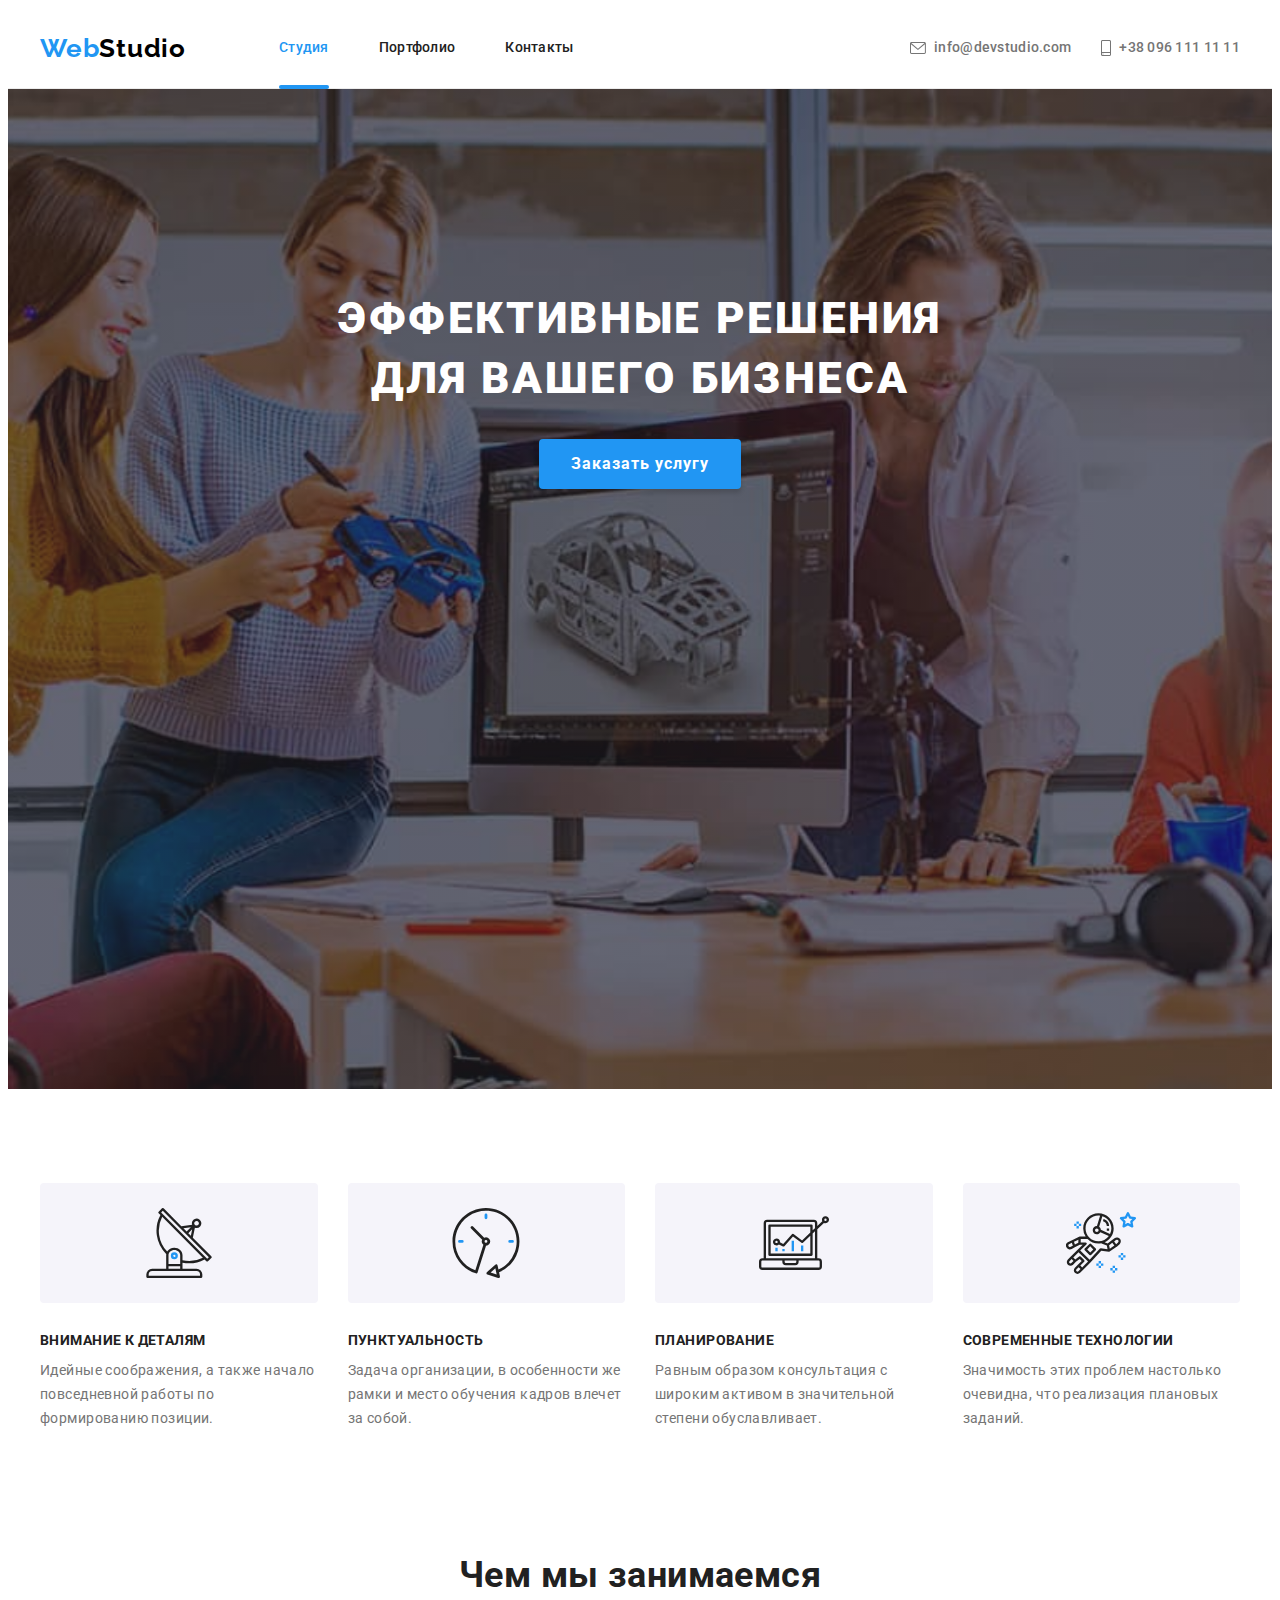
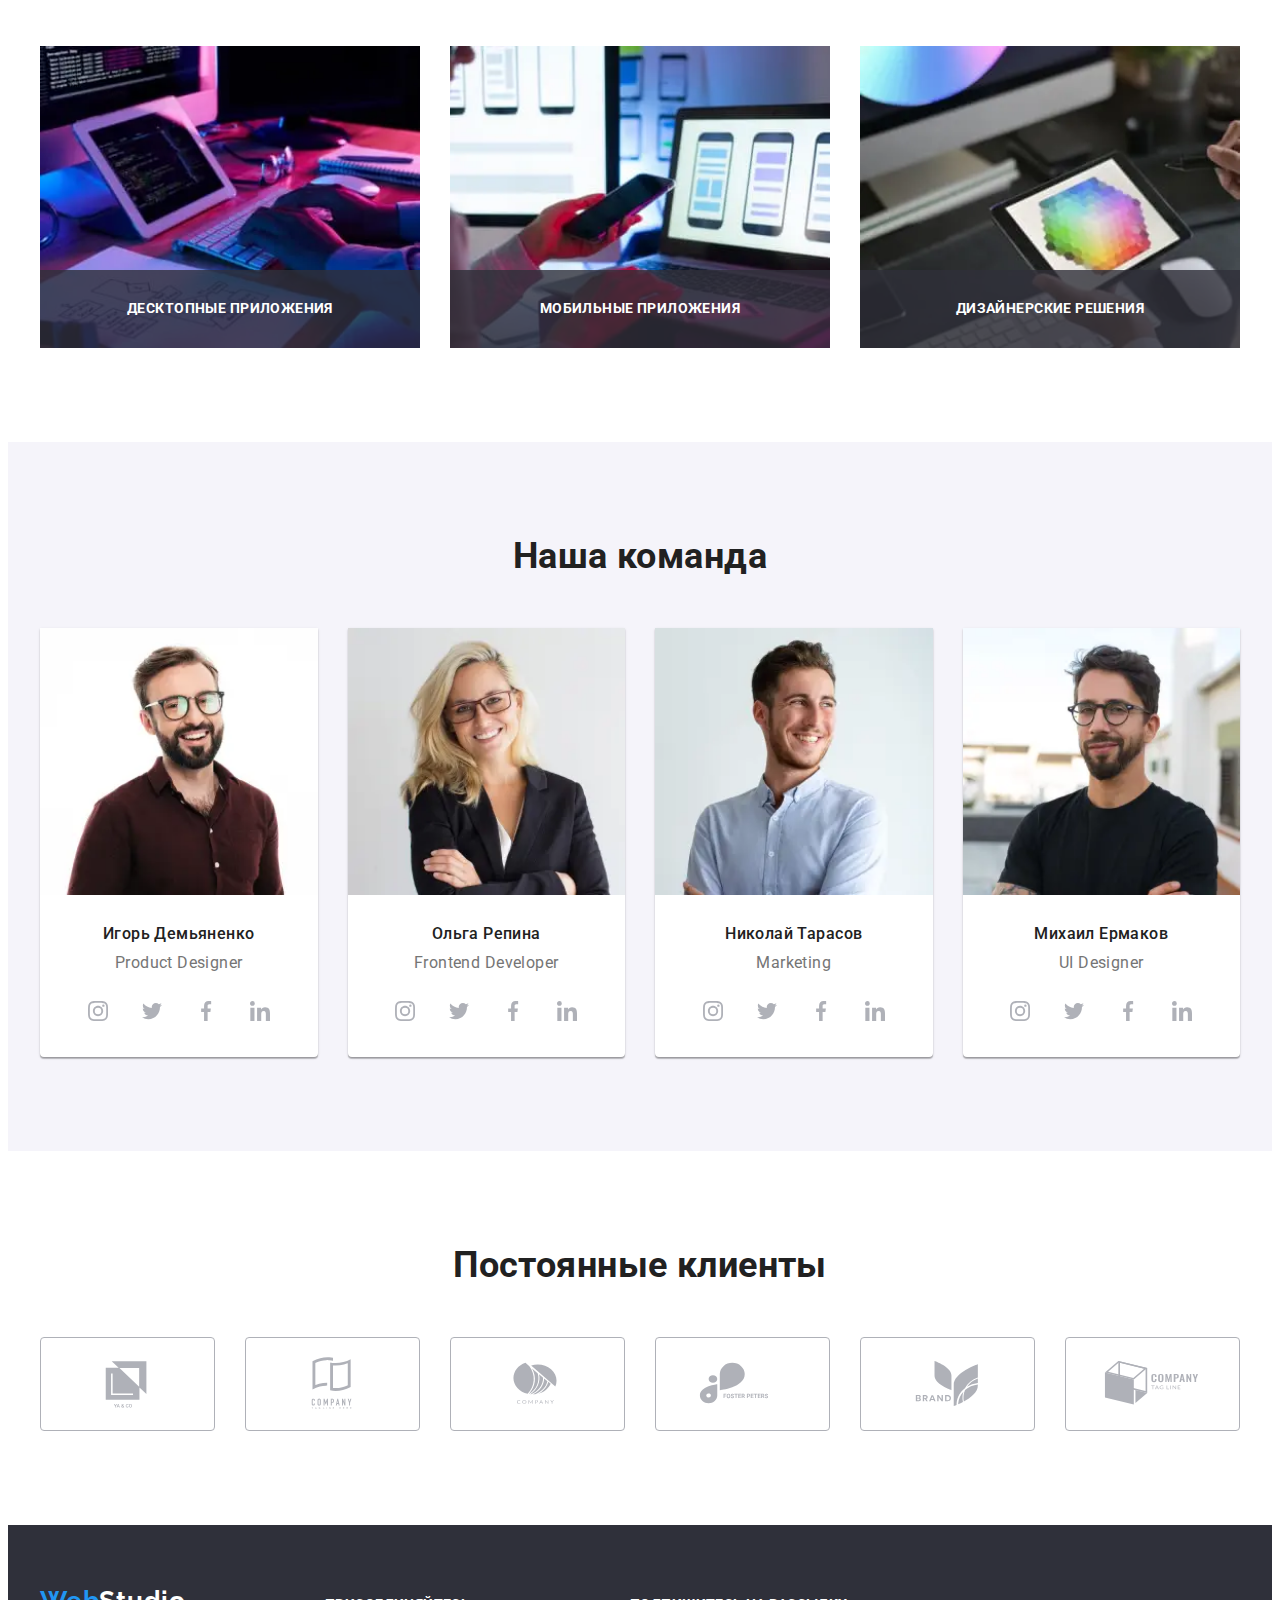
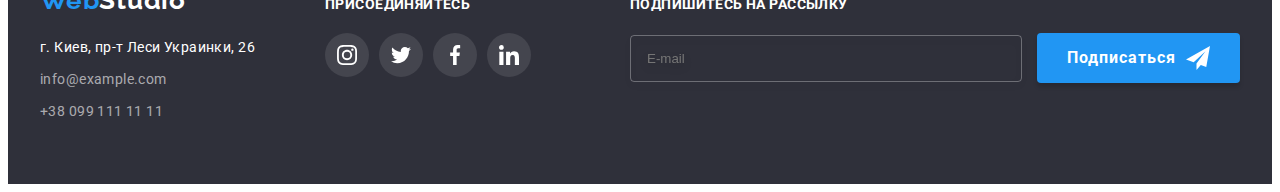
<file: index.html>
<!DOCTYPE html>
<html lang="ru">
<head>
    <meta charset="UTF-8">
    <meta http-equiv="X-UA-Compatible" content="IE=edge">
    <meta name="viewport" content="width=device-width, initial-scale=1.0">
    <title>Studio</title>
    <link rel="preconnect" href="https://fonts.googleapis.com">
    <link rel="preconnect" href="https://fonts.gstatic.com" crossorigin>
    <link href="https://fonts.googleapis.com/css2?family=Raleway:wght@700&family=Roboto:wght@400;500;700;900&display=swap"
        rel="stylesheet">
    <link rel="stylesheet" href="https://cdnjs.cloudflare.com/ajax/libs/modern-normalize/1.1.0/modern-normalize.min.css"
        integrity="sha512-wpPYUAdjBVSE4KJnH1VR1HeZfpl1ub8YT/NKx4PuQ5NmX2tKuGu6U/JRp5y+Y8XG2tV+wKQpNHVUX03MfMFn9Q=="
        crossorigin="anonymous" referrerpolicy="no-referrer" />
    <link rel="stylesheet" href="./css/main.min.css">
</head>
<body>
    <!--Header-->
    <header class="header">
        <div class="container header__container">
            <nav class="navigation">
                <a class="logo link" aria-label="Логотип сайта" href="./index.html" lang="en">Web<span
                        class="logo__text logo__text--dark">Studio</span></a>
                <ul class="navigation__list list">
                    <li class="navigation__item"><a class="navigation__link current link" href="./index.html">Студия</a></li>
                    <li class="navigation__item"><a class="navigation__link link" href="./portfolio.html">Портфолио</a></li>
                    <li class="navigation__item"><a class="navigation__link link" href="">Контакты</a></li>
                </ul>
            </nav>
            <button type="button" aria-label="Кнопка открытия мобильного меню" class="mobile-menu-btn" data-menu-open>
                <svg class="mobile-menu-icon" width="40" height="40">
                    <use href="./images/icons/icons.svg#mobile-menu-icon"></use>
                </svg>
            </button>
            <ul class="contact-list list">
                <li class="contact-list__item"><a class="contact-list__link link" href="mailto:info@devstudio.com">
                    <svg class="contact-list__icon-envelope" width="16" height="12">
                        <use href="./images/icons/icons.svg#icon-envelope"></use>
                    </svg>
                    info@devstudio.com</a>
                </li>
                <li class="contact-list__item"><a class="contact-list__link link" href="tel:+380961111111">
                    <svg class="contact-list__icon-smartphone" width="10" height="16">
                        <use href="./images/icons/icons.svg#icon-smartphone"></use>
                    </svg>
                    +38 096 111 11 11</a></li>
            </ul>
        </div>

        <div class="mobile-menu" data-menu>
            <div class="container mobile-menu__container">
                <button type="button" aria-label="Кнопка закрытия мобильного меню" class="mobile-menu__btn-close" data-menu-close>
                    <svg class="mobile-menu__btn-close-icon" width="40" height="40">
                        <use href="./images/icons/icons.svg#mobile-menu-close-icon"></use>
                    </svg>
                </button>
                <ul class="mobile-nav list">
                    <li class="mobile-nav__item"><a href="./index.html" class="mobile-nav__link link">Студия</a></li>
                    <li class="mobile-nav__item"><a href="./portfolio.html" class="mobile-nav__link link">Портфолио</a></li>
                    <li class="mobile-nav__item"><a href="" class="mobile-nav__link link">Контакты</a></li>
                </ul>
                
                <div class="mobile-contacts-wrapper">
                    <ul class="mobile-contacts list">
                        <li class="mobile-contacts__item"><a href="tel:+380961111111" class="mobile-contacts__link link">+38 096 111 11
                                11</a></li>
                        <li class="mobile-contacts__item"><a href="mailto:info@devstudio.com"
                                class="mobile-contacts__link link">info@devstudio.com</a></li>
                    </ul>
                    
                    <ul class="mobile-social list">
                        <li class="mobile-social__item"><a href="" class="mobile-social__link link">Instagram</a></li>
                        <li class="mobile-social__item"><a href="" class="mobile-social__link link">Twitter</a></li>
                        <li class="mobile-social__item"><a href="" class="mobile-social__link link">Facebook</a></li>
                        <li class="mobile-social__item"><a href="" class="mobile-social__link link">LinkedIn</a></li>
                    </ul>
                </div>
            </div>
        </div>
    </header>

    <!--Main content-->
    <main>
        <!--Hero-->
        
        <section class="hero overlay">
            <div class="hero__container container">
                <h1 class="hero__title">Эффективные решения для вашего бизнеса</h1>
                <button class="order-btn" data-modal-open type="button">Заказать услугу</button>
            </div>
            
        </section>
        
        <!--Features-->
        <section class="features section">
            <div class="container">
                <h2 class="visually-hidden">Особенности</h2>
                <ul class="features-list list card-set">
                    <li class="features-list-item card-set-item">
                        <div class="icon-box">
                            <svg class="icon" width="70" height="70">
                                <use href="./images/icons/icons.svg#icon-antenna"></use>
                            </svg>
                        </div>
                        <h3 class="features-title">Внимание к деталям</h3>
                        <p class="features-description">Идейные соображения, а также начало повседневной работы по формированию позиции.
                        </p>
                    </li>
                    <li class="features-list-item card-set-item">
                        <div class="icon-box">
                            <svg class="icon" width="70" height="70">
                                <use href="./images/icons/icons.svg#icon-clock"></use>
                            </svg>
                        </div>
                        <h3 class="features-title">Пунктуальность</h3>
                        <p class="features-description">Задача организации, в особенности же рамки и место обучения кадров влечет за
                            собой.</p>
                    </li>
                    <li class="features-list-item card-set-item">
                        <div class="icon-box">
                            <svg class="icon" width="70" height="70">
                                <use href="./images/icons/icons.svg#icon-diagram"></use>
                            </svg>
                        </div>
                        <h3 class="features-title">Планирование</h3>
                        <p class="features-description">Равным образом консультация с широким активом в значительной степени
                            обуславливает.</p>
                    </li>
                    <li class="features-list-item card-set-item">
                        <div class="icon-box">
                            <svg class="icon" width="70" height="70">
                                <use href="./images/icons/icons.svg#icon-astronaut"></use>
                            </svg>
                        </div>
                        <h3 class="features-title">Современные технологии</h3>
                        <p class="features-description">Значимость этих проблем настолько очевидна, что реализация плановых заданий.</p>
                    </li>
                </ul>
            </div>
        </section>

        <!--Services-->
        <section class="services section">
            <div class="container">
                <h2 class="section-title">Чем мы занимаемся</h2>
                <ul class="services-list list card-set">
                    <li class="services-list-item card-set-item">
                        <div class="service-img-wrapper">
                            <picture>
                                <source srcset="./images/services/pic1.webp 1x, ./images/services/pic1@2x.webp 2x" type="image/webp">
                                <source srcset="./images/services/pic1.jpg 1x, ./images/services/pic1@2x.jpg 2x">
                                <img class="services-img" src="./images/services/pic1.jpg" alt="Вёрстка" width="370" height="294">
                            </picture>
                            <p class="service-img-text">Десктопные приложения</p>
                        </div>
                    </li>
                    <li class="services-list-item card-set-item">
                        <div class="service-img-wrapper">
                            <picture>
                                <source srcset="./images/services/pic2.webp 1x, ./images/services/pic2@2x.webp 2x" type="image/webp">
                                <source srcset="./images/services/pic2.jpg 1x, ./images/services/pic2@2x.jpg 2x">
                                <img class="services-img" src="./images/services/pic2.jpg" alt="Разработка приложений" width="370" height="294">
                            </picture>
                            <p class="service-img-text">Мобильные приложения</p>
                        </div>
                    </li>
                    <li class="services-list-item card-set-item">
                        <div class="service-img-wrapper">
                            <picture>
                                <source srcset="./images/services/pic3.webp 1x, ./images/services/pic3@2x.webp 2x" type="image/webp">
                                <source srcset="./images/services/pic3.jpg 1x, ./images/services/pic3@2x.jpg 2x">
                                <img class="services-img" src="./images/services/pic3.jpg" alt="Дизайн" width="370" height="294">
                            </picture>
                            <p class="service-img-text">Дизайнерские решения</p>
                        </div>
                    </li>
                </ul>
            </div>
        </section>

        <!--Team-->
        <section class="team section">
            <div class="container">
                <h2 class="section-title">Наша команда</h2>
                <ul class="team-list list card-set">
                    <li class="team-list-item card-set-item">
                        <picture>
                            <source
                            srcset="./images/team/igor-d.webp 1x, ./images/team/igor-d@2x.webp 2x"
                            media="(min-width: 1200px)"
                            type="image/webp"
                            >

                            <source
                            srcset="./images/team/igor-d.jpg 1x, ./images/team/igor-d@2x.jpg 2x"
                            media="(min-width: 1200px)"
                            type="image/jpeg"
                            >

                            <source
                            srcset="./images/team/igor-t.webp 1x, ./images/team/igor-t@2x.webp 2x"
                            media="(min-width: 768px)"
                            type="image/webp"
                            >

                            <source
                            srcset="./images/team/igor-t.jpg 1x, ./images/team/igor-t@2x.jpg 2x"
                            media="(min-width: 768px)"
                            type="image/jpeg"
                            >

                            <source 
                            srcset="./images/team/igor-m.webp 1x, ./images/team/igor-m@2x.webp 2x" 
                            media="(max-width: 767px)"
                            type="image/webp">
                            
                            <source 
                            srcset="./images/team/igor-t.jpg 1x, ./images/team/igor-t@2x.jpg 2x" 
                            media="(max-width: 767px)"
                            type="image/jpeg"
                            >

                            <img class="team-member-pic" src="./images/team/igor-d.jpg" alt="Игорь Демьяненко" width="270" height="260">
                        </picture>
                        <div class="member-description">
                            <h3 class="team-member-name">Игорь Демьяненко</h3>
                            <p class="team-member-position" lang="en">Product Designer</p>
                            <ul class="social-contacts list">
                                <li class="social-item">
                                    <a class="social-link link" aria-label="Ссылка на инстаграм Игоря" href="#" target="_blank" rel="noopener noreferrer nofollower">
                                        <svg class="social-icon" width="20" height="20">
                                            <use href="./images/icons/icons.svg#icon-instagram"></use>
                                        </svg>
                                    </a>
                                </li>
                                <li class="social-item">
                                    <a class="social-link link" aria-label="Ссылка на твиттер Игоря" href="#" target="_blank" rel="noopener noreferrer nofollower">
                                        <svg class="social-icon" width="20" height="20">
                                            <use href="./images/icons/icons.svg#icon-twitter"></use>
                                        </svg>
                                    </a>
                                </li>
                                <li class="social-item">
                                    <a class="social-link link" aria-label="Ссылка на фэсбук Игоря" href="#" target="_blank" rel="noopener noreferrer nofollower">
                                        <svg class="social-icon" width="20" height="20">
                                            <use href="./images/icons/icons.svg#icon-facebook"></use>
                                        </svg>
                                    </a>
                                </li>
                                <li class="social-item">
                                    <a class="social-link link" aria-label="Ссылка на линкдин Игоря" href="#" target="_blank" rel="noopener noreferrer nofollower">
                                        <svg class="social-icon" width="20" height="20">
                                            <use href="./images/icons/icons.svg#icon-linkedin"></use>
                                        </svg>
                                    </a>
                                </li>
                            </ul>
                        </div>
                    </li>
                    <li class="team-list-item card-set-item">
                        <picture>
                            <source
                            srcset="./images/team/olga-d.webp 1x, ./images/team/olga-d@2x.webp 2x"
                            media="(min-width: 1200px)"
                            type="image/webp"
                            >

                            <source
                            srcset="./images/team/olga-d.jpg 1x, ./images/team/olga-d@2x.jpg 2x"
                            media="(min-width: 1200px)"
                            type="image/jpeg"
                            >

                            <source srcset="./images/team/olga-t.webp 1x, ./images/team/olga-t@2x.webp 2x" media="(min-width: 768px)"
                                type="image/webp">
                            
                            <source srcset="./images/team/olga-t.jpg 1x, ./images/team/olga-t@2x.jpg 2x" media="(min-width: 768px)" type="image/jpeg">

                            <source srcset="./images/team/olga-m.webp 1x, ./images/team/olga-m@2x.webp 2x" media="(max-width: 767px)"
                                type="image/webp">
                            
                            <source srcset="./images/team/olga-m.jpg 1x, ./images/team/olga-m@2x.jpg 2x" media="(max-width: 767px)" type="image/jpeg">

                            <img class="team-member-pic" src="./images/team/olga-d.jpg" alt="Ольга Репина" width="270" height="260">
                        </picture>
                        <div class="member-description">
                            <h3 class="team-member-name">Ольга Репина</h3>
                            <p class="team-member-position" lang="en">Frontend Developer</p>
                            <ul class="social-contacts list">
                                <li class="social-item">
                                    <a class="social-link link" aria-label="Ссылка на инстаграм Ольги" href="#" target="_blank" rel="noopener noreferrer nofollower">
                                        <svg class="social-icon" width="20" height="20">
                                            <use href="./images/icons/icons.svg#icon-instagram"></use>
                                        </svg>
                                    </a>
                                </li>
                                <li class="social-item">
                                    <a class="social-link link" aria-label="Ссылка на твиттер Ольги" href="#" target="_blank" rel="noopener noreferrer nofollower">
                                        <svg class="social-icon" width="20" height="20">
                                            <use href="./images/icons/icons.svg#icon-twitter"></use>
                                        </svg>
                                    </a>
                                </li>
                                <li class="social-item">
                                    <a class="social-link link" aria-label="Ссылка на фэйсбук Ольги" href="#" target="_blank" rel="noopener noreferrer nofollower">
                                        <svg class="social-icon" width="20" height="20">
                                            <use href="./images/icons/icons.svg#icon-facebook"></use>
                                        </svg>
                                    </a>
                                </li>
                                <li class="social-item">
                                    <a class="social-link link" aria-label="Ссылка на линкдин Ольги" href="#" target="_blank" rel="noopener noreferrer nofollower">
                                        <svg class="social-icon" width="20" height="20">
                                            <use href="./images/icons/icons.svg#icon-linkedin"></use>
                                        </svg>
                                    </a>
                                </li>
                            </ul>
                        </div>
                    </li>
                    <li class="team-list-item card-set-item">
                        <picture>
                            <source
                            srcset="./images/team/nikolai-d.webp 1x, ./images/team/nikolai-d@2x.webp 2x"
                            media="(min-width: 1200px)"
                            type="image/webp">

                            <source
                            srcset="./images/team/nikolai-d.jpg 1x, ./images/team/nikolai-d@2x.jpg 2x"
                            media="(min-width: 1200px)"
                            type="image/jpeg">

                            <source srcset="./images/team/nikolai-t.webp 1x, ./images/team/nikolai-t@2x.webp 2x" media="(min-width: 768px)"
                                type="image/webp">
                            
                            <source srcset="./images/team/nikolai-t.jpg 1x, ./images/team/nikolai-t@2x.jpg 2x" media="(min-width: 768px)" type="image/jpeg">

                            <source srcset="./images/team/nikolai-m.webp 1x, ./images/team/nikolai-m@2x.webp 2x" media="(max-width: 767px)"
                                type="image/webp">
                            
                            <source srcset="./images/team/nikolai-m.jpg 1x, ./images/team/nikolai-m@2x.jpg 2x" media="(max-width: 7676px)" type="image/jpeg">

                            <img class="team-member-pic" src="./images/team/nikolai-d.jpg" alt="Николай Тарасов"  width="270" height="260">
                        </picture>
                        <div class="member-description">
                            <h3 class="team-member-name">Николай Тарасов</h3>
                            <p class="team-member-position" lang="en">Marketing</p>
                            <ul class="social-contacts list">
                                <li class="social-item">
                                    <a class="social-link link" aria-label="Ссылка на инстаграм Николая" href="#" target="_blank" rel="noopener noreferrer nofollower">
                                        <svg class="social-icon" width="20" height="20">
                                            <use href="./images/icons/icons.svg#icon-instagram"></use>
                                        </svg>
                                    </a>
                                </li>
                                <li class="social-item">
                                    <a class="social-link link" aria-label="Ссылка на твиттер Николая" href="#" target="_blank" rel="noopener noreferrer nofollower">
                                        <svg class="social-icon" width="20" height="20">
                                            <use href="./images/icons/icons.svg#icon-twitter"></use>
                                        </svg>
                                    </a>
                                </li>
                                <li class="social-item">
                                    <a class="social-link link" aria-label="Ссылка на фэйсбук Николая" href="#" target="_blank" rel="noopener noreferrer nofollower">
                                        <svg class="social-icon" width="20" height="20">
                                            <use href="./images/icons/icons.svg#icon-facebook"></use>
                                        </svg>
                                    </a>
                                </li>
                                <li class="social-item">
                                    <a class="social-link link" aria-label="Ссылка на линкдин Николая" href="#" target="_blank" rel="noopener noreferrer nofollower">
                                        <svg class="social-icon" width="20" height="20">
                                            <use href="./images/icons/icons.svg#icon-linkedin"></use>
                                        </svg>
                                    </a>
                                </li>
                            </ul>
                        </div>
                    </li>
                    <li class="team-list-item card-set-item">
                        <picture>
                            <source srcset="./images/team/mihail-d.webp 1x, ./images/team/mihail-d@2x.webp 2x" media="(min-width: 1200px)"
                                type="image/webp">
                            
                            <source srcset="./images/team/mihail-d.jpg 1x, ./images/team/mihail-d@2x.jpg 2x" media="(min-width: 1200px)" type="image/jpeg">

                            <source srcset="./images/team/mihail-t.webp 1x, ./images/team/mihail-t@2x.webp 2x" media="(min-width: 768px)"
                                type="image/webp">
                            
                            <source srcset="./images/team/mihail-t.jpg 1x, ./images/team/mihail-t@2x.jpg 2x" media="(min-width: 768px)" type="image/jpeg">

                            <source srcset="./images/team/mihail-m.webp 1x, ./images/team/mihail-m@2x.webp 2x" media="(max-width: 767px)"
                                type="image/webp">
                            
                            <source srcset="./images/team/mihail-m.jpg 1x, ./images/team/mihail-m@2x.jpg 2x" media="(max-width: 767px)" type="image/jpeg">

                            <img class="team-member-pic" src="./images/team/mihail-d.jpg" alt="Михаил Ермаков" width="270" height="260">
                        </picture>
                        <div class="member-description">
                            <h3 class="team-member-name">Михаил Ермаков</h3>
                            <p class="team-member-position" lang="en">UI Designer</p>
                            <ul class="social-contacts list">
                                <li class="social-item">
                                    <a class="social-link link" aria-label="Ссылка на инстаграм Михаила" href="#" target="_blank" rel="noopener noreferrer nofollower">
                                        <svg class="social-icon" width="20" height="20">
                                            <use href="./images/icons/icons.svg#icon-instagram"></use>
                                        </svg>
                                    </a>
                                </li>
                                <li class="social-item">
                                    <a class="social-link link" aria-label="Ссылка на твиттер Михаила" href="#" target="_blank" rel="noopener noreferrer nofollower">
                                        <svg class="social-icon" width="20" height="20">
                                            <use href="./images/icons/icons.svg#icon-twitter"></use>
                                        </svg>
                                    </a>
                                </li>
                                <li class="social-item">
                                    <a class="social-link link" aria-label="Ссылка на фэйсбук Михаила" href="#" target="_blank" rel="noopener noreferrer nofollower">
                                        <svg class="social-icon" width="20" height="20">
                                            <use href="./images/icons/icons.svg#icon-facebook"></use>
                                        </svg>
                                    </a>
                                </li>
                                <li class="social-item">
                                    <a class="social-link link" aria-label="Ссылка на линкдин Михаила" href="#" target="_blank" rel="noopener noreferrer nofollower">
                                        <svg class="social-icon" width="20" height="20">
                                            <use href="./images/icons/icons.svg#icon-linkedin"></use>
                                        </svg>
                                    </a>
                                </li>
                            </ul>
                        </div>
                    </li>
                </ul>
            </div>
        </section>

        <!--Clients-->
        <section class="clients section">
            <div class="container">
                <h2 class="section-title">Постоянные клиенты</h2>
                <ul class="clients-list list card-set">
                    <li class="clients-item card-set-item">
                        <a class="clients-link link" aria-label="Ссылка на сайт клиента" href="#" target="_blank" rel="noopener noreferrer nofollower">
                            <svg class="clients-logo" width="106" height="60">
                                <use href="./images/icons/icons.svg#icon-logo1"></use>
                            </svg>
                        </a>
                        
                    </li>
                    <li class="clients-item card-set-item">
                        <a class="clients-link link" aria-label="Ссылка на сайт клиента" href="#" target="_blank" rel="noopener noreferrer nofollower">
                            <svg class="clients-logo" width="106" height="60">
                                <use href="./images/icons/icons.svg#icon-logo2"></use>
                            </svg>
                        </a>
                    </li>
                    <li class="clients-item card-set-item">
                        <a class="clients-link link" aria-label="Ссылка на сайт клиента" href="#" target="_blank" rel="noopener noreferrer nofollower">
                            <svg class="clients-logo" width="106" height="60">
                                <use href="./images/icons/icons.svg#icon-logo3"></use>
                            </svg>
                        </a>
                    </li>
                    <li class="clients-item card-set-item">
                        <a class="clients-link link" aria-label="Ссылка на сайт клиента" href="#" target="_blank" rel="noopener noreferrer nofollower">
                            <svg class="clients-logo" width="106" height="60">
                                <use href="./images/icons/icons.svg#icon-logo4"></use>
                            </svg>
                        </a>
                    </li>
                    <li class="clients-item card-set-item">
                        <a class="clients-link link" aria-label="Ссылка на сайт клиента" href="#" target="_blank" rel="noopener noreferrer nofollower">
                            <svg class="clients-logo" width="106" height="60">
                                <use href="./images/icons/icons.svg#icon-logo5"></use>
                            </svg>
                        </a>
                    </li>
                    <li class="clients-item card-set-item">
                        <a class="clients-link link" aria-label="Ссылка на сайт клиента" href="#" target="_blank" rel="noopener noreferrer nofollower">
                            <svg class="clients-logo" width="106" height="60">
                                <use href="./images/icons/icons.svg#icon-logo6"></use>
                            </svg>
                        </a>
                    </li>             
                </ul>
            </div>
        </section>
    </main>

    <!--Footer-->
    <footer class="footer">
        <div class="container footer-container">
            <div class="address-join-wrapepr">
                <div class="address-wrapper">
                    <a class="logo link" aria-label="Логотип сайта" href="./index.html" lang="en">Web<span
                            class="logo-footer">Studio</span></a>
                    <address class="footer-address">
                        <ul class="footer-address-list list">
                            <li class="footer-address-list-item"><a class="address-link link" href="https://goo.gl/maps/p3dawPwku5fpeWN66"
                                    target="_blank" rel="noopener noreferrer">г. Киев, пр-т Леси Украинки, 26</a></li>
                            <li class="footer-address-list-item"><a class="address-link link"
                                    href="mailto:info@example.com">info@example.com</a></li>
                            <li class="footer-address-list-item"><a class="address-link link" href="tel:+380991111111">+38 099 111 11 11</a>
                            </li>
                        </ul>
                    </address>
                </div>
                <div class="join-us-wrapper">
                    <p class="footer-title">Присоединяйтесь</p>
                    <ul class="social-contacts list">
                        <li class="social-item">
                            <a class="social-link link" aria-label="Ссылка на инстаграм" href="#" target="_blank" rel="noopener noreferrer nofollower">
                                <svg class="social-icon" width="20" height="20">
                                    <use href="./images/icons/icons.svg#icon-instagram"></use>
                                </svg>
                            </a>
                        </li>
                        <li class="social-item">
                            <a class="social-link link" aria-label="Ссылка на твиттер" href="#" target="_blank" rel="noopener noreferrer nofollower">
                                <svg class="social-icon" width="20" height="20">
                                    <use href="./images/icons/icons.svg#icon-twitter"></use>
                                </svg>
                            </a>
                        </li>
                        <li class="social-item">
                            <a class="social-link link" aria-label="Ссылка на фэйсбук" href="#" target="_blank" rel="noopener noreferrer nofollower">
                                <svg class="social-icon" width="20" height="20">
                                    <use href="./images/icons/icons.svg#icon-facebook"></use>
                                </svg>
                            </a>
                        </li>
                        <li class="social-item">
                            <a class="social-link link" aria-label="Ссылка на линкдин" href="#" target="_blank" rel="noopener noreferrer nofollower">
                                <svg class="social-icon" width="20" height="20">
                                    <use href="./images/icons/icons.svg#icon-linkedin"></use>
                                </svg>
                            </a>
                        </li>
                    </ul>
                </div>
            </div>
            <div class="subscribe-wrapper">
                <p class="footer-title">Подпишитесь на рассылку</p>
                <form class="subscribe-form" name="subscribe-form">
                    <input type="email" class="subscribe-form-input" name="email" id="email" placeholder="E-mail" required>
                    <button type="submit" class="order-btn">Подписаться
                        <svg class="icon-send" width="24" height="24">
                            <use href="./images/icons/icons.svg#icon-send"></use>
                        </svg>
                    </button>
                </form>
            </div>
        </div>
    </footer>

    <div class="backdrop is-hidden" data-modal>
        <div class="modal-wrapper">
            <div class="modal">
                <button type="button" aria-label="Кнопка закрытия формы заказа услуг" class="modal-close-button" data-modal-close>
                    <svg class="modal-close-icon" width="18" height="18">
                        <use href="./images/icons/icons.svg#icon-close"></use>
                    </svg>
                </button>
                <p class="modal-action-text">Оставьте свои данные, мы вам перезвоним</p>
                <form class="modal-form">
                    <label for="user-name" class="modal-input-label">Имя</label>
                    <div class="modal-input-wrapper">
                        <input type="text" id="user-name" name="user_name" class="modal-input" required>
                        <svg class="modal-input-icon" width="18" height="18">
                            <use href="./images/icons/icons.svg#icon-person-black"></use>
                        </svg>
                    </div>

                    <label for="user-tel" class="modal-input-label">Телефон</label>
                    <div class="modal-input-wrapper">
                        <input type="tel" id="user-tel" name="user_tel" class="modal-input" required>
                        <svg class="modal-input-icon" width="18" height="18">
                            <use href="./images/icons/icons.svg#icon-phone-black"></use>
                        </svg>
                    </div>

                    <label for="user-mail" class="modal-input-label">Почта</label>
                    <div class="modal-input-wrapper">
                        <input type="email" id="user-mail" name="user_mail" class="modal-input" required>
                        <svg class="modal-input-icon" width="18" height="18">
                            <use href="./images/icons/icons.svg#icon-email-black"></use>
                        </svg>
                    </div>

                    <label for="user-msg" class="modal-input-label">Комментарий</label>
                    <textarea id="user-msg" name="user_msg" class="modal-input-msg" placeholder="Введите текст"></textarea>
                    
                    <div class="modal-form-checkbox-wrapper">
                        <input type="checkbox" id="accept-policy" name="accept_policy" class="accept-policy-input visually-hidden" required>
                        <label for="accept-policy" class="accept-policy-label"><span>Соглашаюсь с рассылкой и принимаю&nbsp;<a href="#" class="policy-link link" target="_blank">Условия договора</a></span></label>
                    </div>
                    <button type="submit" class="order-btn">Отправить</button>
                </form>
            </div>
        </div>
    </div>

    <script src="./js/modal.js"></script>
    <script src="./js/mobile-menu.js"></script>
</body>
</html>
</file>
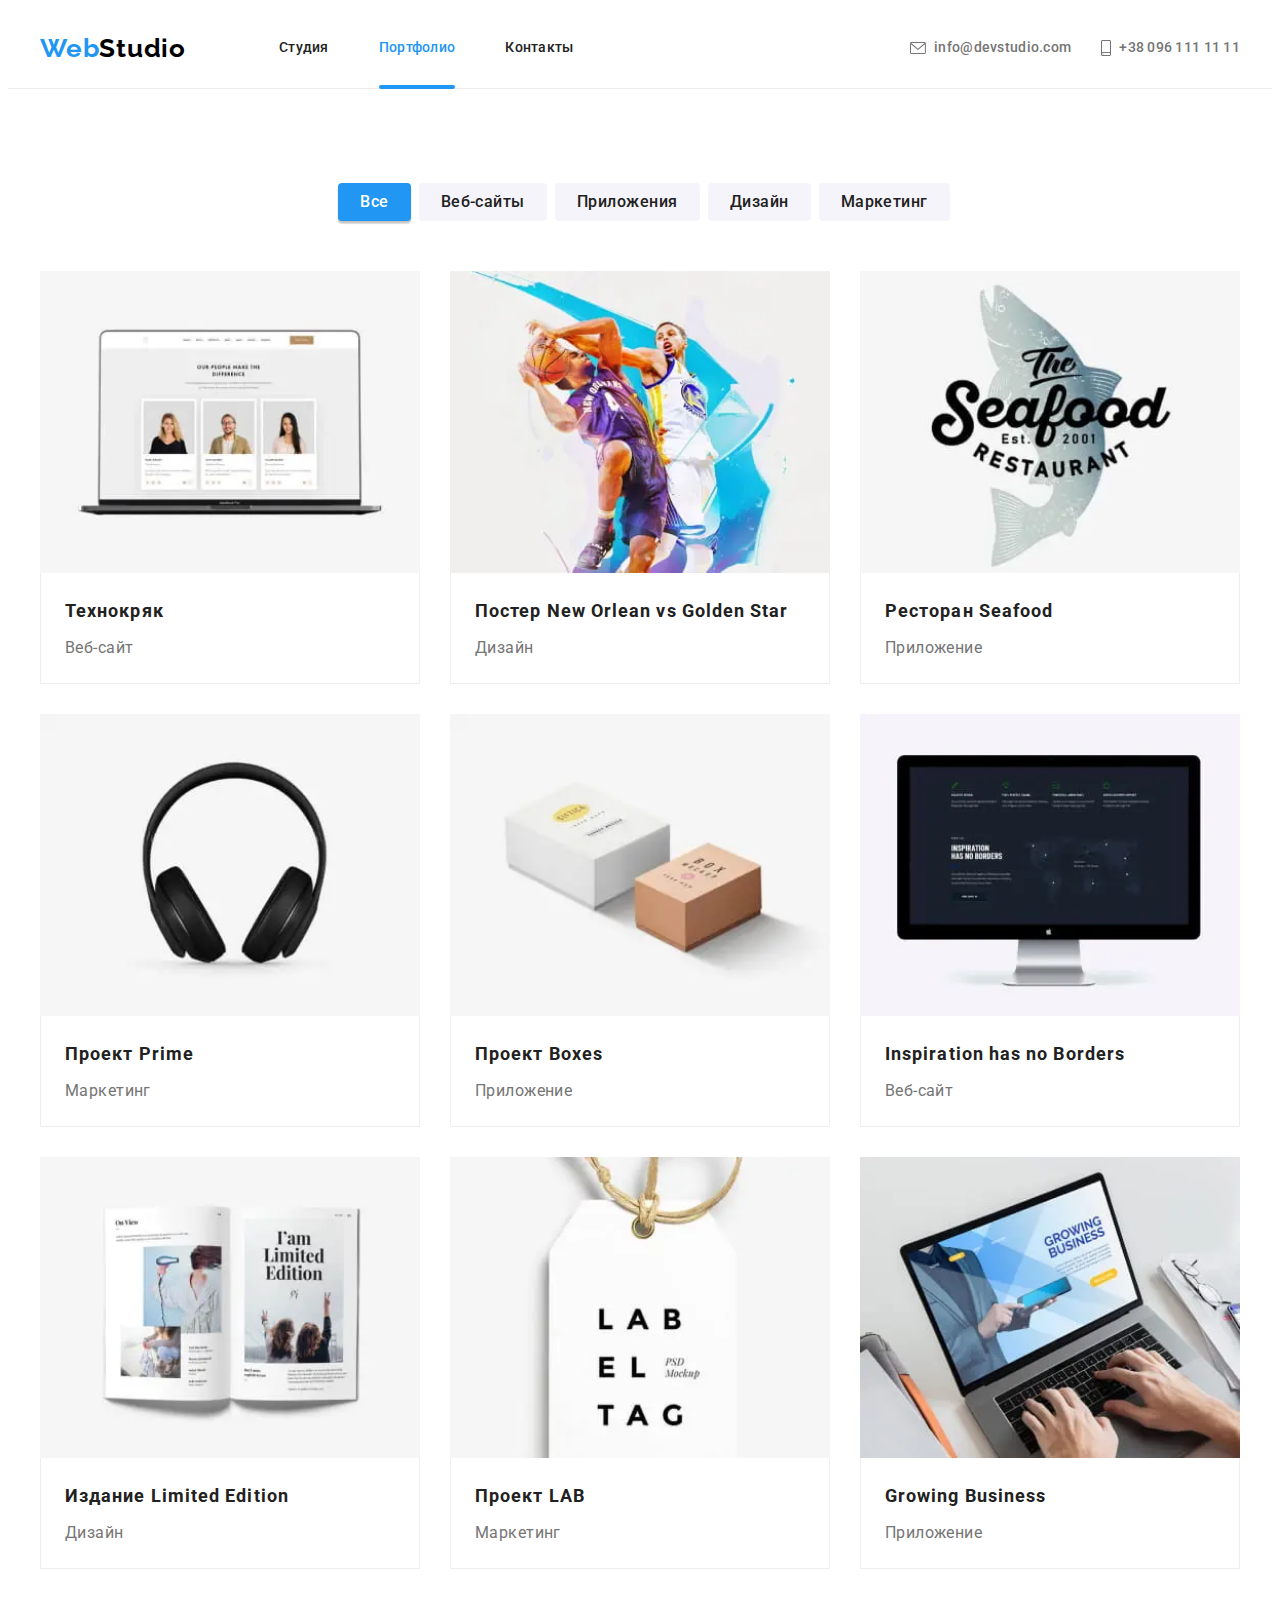
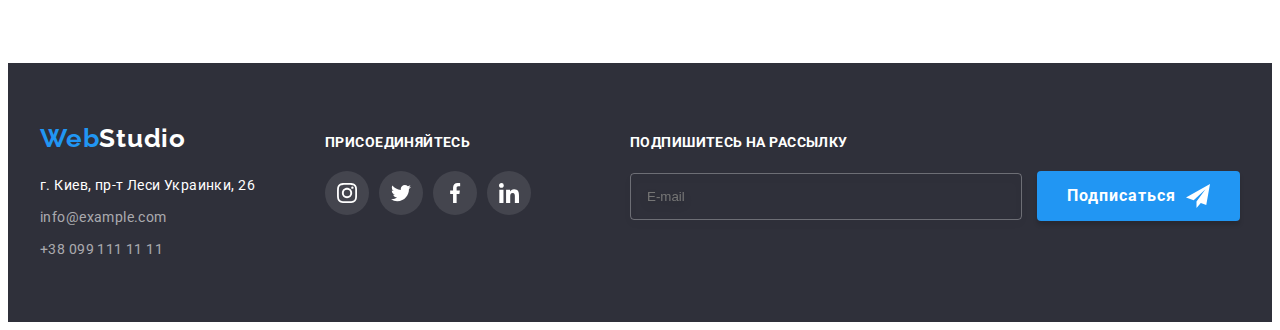
<file: portfolio.html>
<!DOCTYPE html>
<html lang="ru">
<head>
    <meta charset="UTF-8">
    <meta http-equiv="X-UA-Compatible" content="IE=edge">
    <meta name="viewport" content="width=device-width, initial-scale=1.0">
    <title>Portfolio</title>
    <link rel="preconnect" href="https://fonts.googleapis.com">
    <link rel="preconnect" href="https://fonts.gstatic.com" crossorigin>
    <link href="https://fonts.googleapis.com/css2?family=Raleway:wght@700&family=Roboto:wght@400;500;700;900&display=swap"
        rel="stylesheet">
    <link rel="stylesheet" href="https://cdnjs.cloudflare.com/ajax/libs/modern-normalize/1.1.0/modern-normalize.min.css"
        integrity="sha512-wpPYUAdjBVSE4KJnH1VR1HeZfpl1ub8YT/NKx4PuQ5NmX2tKuGu6U/JRp5y+Y8XG2tV+wKQpNHVUX03MfMFn9Q=="
        crossorigin="anonymous" referrerpolicy="no-referrer" />
    <link rel="stylesheet" href="./css/main.min.css">

</head>
<body>
    <!--Header-->
    <header class="header">
        <div class="container header__container">
            <nav class="navigation">
                <a class="logo link" aria-label="Логотип сайта" href="./index.html" lang="en">Web<span
                        class="logo__text logo__text--dark">Studio</span></a>
                <ul class="navigation__list list">
                    <li class="navigation__item"><a class="navigation__link link" href="./index.html">Студия</a></li>
                    <li class="navigation__item"><a class="navigation__link current link" href="./portfolio.html">Портфолио</a></li>
                    <li class="navigation__item"><a class="navigation__link link" href="">Контакты</a></li>
                </ul>
            </nav>
            <button type="button" class="mobile-menu-btn" data-menu-open>
                <svg class="mobile-menu-icon" width="40" height="40">
                    <use href="./images/icons/icons.svg#mobile-menu-icon"></use>
                </svg>
            </button>
            <ul class="contact-list list">
                <li class="contact-list__item"><a class="contact-list__link link" href="mailto:info@devstudio.com">
                    <svg class="contact-list__icon-envelope" width="16" height="12">
                        <use href="./images/icons/icons.svg#icon-envelope"></use>
                    </svg>
                    info@devstudio.com</a>
                </li>
                <li class="contact-list__item"><a class="contact-list__link link" href="tel:+380961111111">
                    <svg class="contact-list__icon-smartphone" width="10" height="16">
                        <use href="./images/icons/icons.svg#icon-smartphone"></use>
                    </svg>
                    +38 096 111 11 11</a>
                </li>
            </ul>
        </div>

        <div class="mobile-menu" data-menu>
            <div class="container mobile-menu__container">
                <button type="button" class="mobile-menu__btn-close" data-menu-close>
                    <svg class="mobile-menu__btn-close-icon" width="40" height="40">
                        <use href="./images/icons/icons.svg#mobile-menu-close-icon"></use>
                    </svg>
                </button>
                <ul class="mobile-nav list">
                    <li class="mobile-nav__item"><a href="./index.html" class="mobile-nav__link link">Студия</a></li>
                    <li class="mobile-nav__item"><a href="./portfolio.html" class="mobile-nav__link link">Портфолио</a></li>
                    <li class="mobile-nav__item"><a href="" class="mobile-nav__link link">Контакты</a></li>
                </ul>
        
                <ul class="mobile-contacts list">
                    <li class="mobile-contacts__item"><a href="tel:+380961111111" class="mobile-contacts__link link">+38 096 111
                            11
                            11</a></li>
                    <li class="mobile-contacts__item"><a href="mailto:info@devstudio.com"
                            class="mobile-contacts__link link">info@devstudio.com</a></li>
                </ul>
        
                <ul class="mobile-social list">
                    <li class="mobile-social__item"><a href="" class="mobile-social__link link">Instagram</a></li>
                    <li class="mobile-social__item"><a href="" class="mobile-social__link link">Twitter</a></li>
                    <li class="mobile-social__item"><a href="" class="mobile-social__link link">Facebook</a></li>
                    <li class="mobile-social__item"><a href="" class="mobile-social__link link">LinkedIn</a></li>
                </ul>
            </div>
        </div>
    </header>

    <!--Main-->
    <main>
        <section class="projects section">
            <div class="container">
                <h1 hidden>Наши работы</h1>
                <ul class="projects-filter list">
                    <li class="projects-filter-item"><button class="filter-btn active" type="button">Все</button></li>
                    <li class="projects-filter-item"><button class="filter-btn" type="button">Веб-сайты</button></li>
                    <li class="projects-filter-item"><button class="filter-btn" type="button">Приложения</button></li>
                    <li class="projects-filter-item"><button class="filter-btn" type="button">Дизайн</button></li>
                    <li class="projects-filter-item"><button class="filter-btn" type="button">Маркетинг</button></li>
                </ul>

                <ul class="projects-list list card-set">
                    <li class="projects-list-item card-set-item">
                        <a class="projects-link link" href="#" target="_blank" rel="noopener noreferrer nofollower">
                            <div class="projects-img-wrapper">
                                <picture>
                                    <source srcset="./images/portfolio/tekhnokryak-d.webp 1x, ./images/portfolio/tekhnokryak-d@2x.webp 2x" media="(min-width: 1200px)"
                                    type="image/webp">
                                    <source srcset="./images/portfolio/tekhnokryak-d.jpg 1x, ./images/portfolio/tekhnokryak-d@2x.jpg 2x" media="(min-width: 1200px)">

                                    <source srcset="./images/portfolio/tekhnokryak-t.webp 1x, ./images/portfolio/tekhnokryak-t@2x.webp 2x"
                                        media="(min-width: 768px)" type="image/webp">
                                    <source srcset="./images/portfolio/tekhnokryak-t.jpg 1x, ./images/portfolio/tekhnokryak-t@2x.jpg 2x"
                                        media="(min-width: 768px)">

                                    <source srcset="./images/portfolio/tekhnokryak-m.webp 1x, ./images/portfolio/tekhnokryak-m@2x.webp 2x"
                                        media="(max-width: 767px)" type="image/webp">
                                    <source srcset="./images/portfolio/tekhnokryak-m.jpg 1x, ./images/portfolio/tekhnokryak-m@2x.jpg 2x"
                                        media="(max-width: 767px)">

                                    <img class="projects-img" src="./images/portfolio/tekhnokryak-d.jpg" alt="Ноутбук с открытым сайтом Технокряк" width="370" height="294">
                                </picture>
                                <p class="projects-img-overlay">Ресурс предлагает комплексные предложения с разным уровнем функционала и сервисов. Все это позволит посетителю получить
                                исчерпывающие сведения о компании или частном лице.</p>
                            </div>
                            <div class="card-description">
                                <h2 class="projects-title">Технокряк</h2>
                                <p class="projects-type">Веб-сайт</p>
                            </div>
                        </a>
                    </li>
                    <li class="projects-list-item card-set-item">
                        <a class="projects-link link" href="#" target="_blank" rel="noopener noreferrer nofollower">
                            <div class="projects-img-wrapper">
                                <picture>
                                    <source srcset="./images/portfolio/new-orlean-d.webp 1x, ./images/portfolio/new-orlean-d@2x.webp 2x"
                                        media="(min-width: 1200px)" type="image/webp">
                                    <source srcset="./images/portfolio/new-orlean-d.jpg 1x, ./images/portfolio/new-orlean-d@2x.jpg 2x"
                                        media="(min-width: 1200px)">
                                    
                                    <source srcset="./images/portfolio/new-orlean-t.webp 1x, ./images/portfolio/new-orlean-t@2x.webp 2x"
                                        media="(min-width: 768px)" type="image/webp">
                                    <source srcset="./images/portfolio/new-orlean-t.jpg 1x, ./images/portfolio/new-orlean-t@2x.jpg 2x"
                                        media="(min-width: 768px)">
                                    
                                    <source srcset="./images/portfolio/new-orlean-m.webp 1x, ./images/portfolio/new-orlean-m@2x.webp 2x"
                                        media="(max-width: 767px)" type="image/webp">
                                    <source srcset="./images/portfolio/new-orlean-m.jpg 1x, ./images/portfolio/new-orlean-m@2x.jpg 2x"
                                        media="(max-width: 767px)">

                                    <img class="projects-img" src="./images/portfolio/new-orlean-d.jpg" alt="Два баскетболиста" width="370" height="294">
                                </picture>
                                <p class="projects-img-overlay">Ресурс предлагает комплексные предложения с разным уровнем функционала и сервисов. Все
                                    это позволит посетителю получить
                                    исчерпывающие сведения о компании или частном лице.</p>
                            </div>
                            <div class="card-description">
                                <h2 class="projects-title">Постер New Orlean vs Golden Star</h2>
                                <p class="projects-type">Дизайн</p>
                            </div>
                        </a>
                    </li>
                    <li class="projects-list-item card-set-item">
                        <a class="projects-link link" href="#" target="_blank" rel="noopener noreferrer nofollower">
                            <div class="projects-img-wrapper">
                                <picture>
                                    <source srcset="./images/portfolio/seafood-d.webp 1x, ./images/portfolio/seafood-d@2x.webp 2x"
                                        media="(min-width: 1200px)" type="image/webp">
                                    <source srcset="./images/portfolio/seafood-d.jpg 1x, ./images/portfolio/seafood-d@2x.jpg 2x"
                                        media="(min-width: 1200px)">
                                    
                                    <source srcset="./images/portfolio/seafood-t.webp 1x, ./images/portfolio/seafood-t@2x.webp 2x"
                                        media="(min-width: 768px)" type="image/webp">
                                    <source srcset="./images/portfolio/seafood-t.jpg 1x, ./images/portfolio/seafood-t@2x.jpg 2x"
                                        media="(min-width: 768px)">
                                    
                                    <source srcset="./images/portfolio/seafood-m.webp 1x, ./images/portfolio/seafood-m@2x.webp 2x"
                                        media="(max-width: 767px)" type="image/webp">
                                    <source srcset="./images/portfolio/seafood-m.jpg 1x, ./images/portfolio/seafood-m@2x.jpg 2x"
                                        media="(max-width: 767px)">
                                    
                                    <img class="projects-img" src="./images/portfolio/seafood-d.jpg" alt="Логотип ресторана Seafood" width="370" height="294">
                                </picture>
                                <p class="projects-img-overlay">Ресурс предлагает комплексные предложения с разным уровнем функционала и сервисов. Все
                                    это позволит посетителю получить
                                    исчерпывающие сведения о компании или частном лице.</p>
                            </div>
                            <div class="card-description">
                                <h2 class="projects-title">Ресторан Seafood</h2>
                                <p class="projects-type">Приложение</p>
                            </div>
                        </a>
                    </li>
                    <li class="projects-list-item card-set-item">
                        <a class="projects-link link" href="#" target="_blank" rel="noopener noreferrer nofollower">
                            <div class="projects-img-wrapper">
                                <picture>
                                    <source srcset="./images/portfolio/prime-d.webp 1x, ./images/portfolio/prime-d@2x.webp 2x"
                                        media="(min-width: 1200px)" type="image/webp">
                                    <source srcset="./images/portfolio/prime-d.jpg 1x, ./images/portfolio/prime-d@2x.jpg 2x"
                                        media="(min-width: 1200px)">
                                    
                                    <source srcset="./images/portfolio/prime-t.webp 1x, ./images/portfolio/prime-t@2x.webp 2x"
                                        media="(min-width: 768px)" type="image/webp">
                                    <source srcset="./images/portfolio/prime-t.jpg 1x, ./images/portfolio/prime-t@2x.jpg 2x" media="(min-width: 768px)">
                                    
                                    <source srcset="./images/portfolio/prime-m.webp 1x, ./images/portfolio/prime-m@2x.webp 2x"
                                        media="(max-width: 767px)" type="image/webp">
                                    <source srcset="./images/portfolio/prime-m.jpg 1x, ./images/portfolio/prime-m@2x.jpg 2x" media="(max-width: 767px)">

                                    <img class="projects-img" src="./images/portfolio/prime-d.jpg" alt="Наушники" width="370" height="294">
                                </picture>
                                <p class="projects-img-overlay">Ресурс предлагает комплексные предложения с разным уровнем функционала и сервисов. Все
                                    это позволит посетителю получить
                                    исчерпывающие сведения о компании или частном лице.</p>
                            </div>
                            <div class="card-description">
                                <h2 class="projects-title">Проект Prime</h2>
                                <p class="projects-type">Маркетинг</p>
                            </div>
                        </a>
                    </li>
                    <li class="projects-list-item card-set-item">
                        <a class="projects-link link" href="#" target="_blank" rel="noopener noreferrer nofollower">
                            <div class="projects-img-wrapper">
                                <picture>
                                    <source srcset="./images/portfolio/boxes-d.webp 1x, ./images/portfolio/boxes-d@2x.webp 2x" media="(min-width: 1200px)"
                                        type="image/webp">
                                    <source srcset="./images/portfolio/boxes-d.jpg 1x, ./images/portfolio/boxes-d@2x.jpg 2x" media="(min-width: 1200px)">
                                    
                                    <source srcset="./images/portfolio/boxes-t.webp 1x, ./images/portfolio/boxes-t@2x.webp 2x" media="(min-width: 768px)"
                                        type="image/webp">
                                    <source srcset="./images/portfolio/boxes-t.jpg 1x, ./images/portfolio/boxes-t@2x.jpg 2x" media="(min-width: 768px)">
                                    
                                    <source srcset="./images/portfolio/boxes-m.webp 1x, ./images/portfolio/boxes-m@2x.webp 2x" media="(max-width: 767px)"
                                        type="image/webp">
                                    <source srcset="./images/portfolio/boxes-m.jpg 1x, ./images/portfolio/boxes-m@2x.jpg 2x" media="(max-width: 767px)">

                                    <img class="projects-img" src="./images/portfolio/boxes-d.jpg" alt="Две коробочки" width="370" height="294">
                                </picture>
                                <p class="projects-img-overlay">Ресурс предлагает комплексные предложения с разным уровнем функционала и сервисов. Все
                                    это позволит посетителю получить
                                    исчерпывающие сведения о компании или частном лице.</p>
                            </div>
                            <div class="card-description">
                                <h2 class="projects-title">Проект Boxes</h2>
                                <p class="projects-type">Приложение</p>
                            </div>
                        </a>
                    </li>
                    <li class="projects-list-item card-set-item">
                        <a class="projects-link link" href="#" target="_blank" rel="noopener noreferrer nofollower">
                            <div class="projects-img-wrapper">
                                <picture>
                                    <source srcset="./images/portfolio/inspiration-d.webp 1x, ./images/portfolio/inspiration-d@2x.webp 2x" media="(min-width: 1200px)"
                                        type="image/webp">
                                    <source srcset="./images/portfolio/inspiration-d.jpg 1x, ./images/portfolio/inspiration-d@2x.jpg 2x" media="(min-width: 1200px)">
                                    
                                    <source srcset="./images/portfolio/inspiration-t.webp 1x, ./images/portfolio/inspiration-t@2x.webp 2x" media="(min-width: 768px)"
                                        type="image/webp">
                                    <source srcset="./images/portfolio/inspiration-t.jpg 1x, ./images/portfolio/inspiration-t@2x.jpg 2x" media="(min-width: 768px)">
                                    
                                    <source srcset="./images/portfolio/inspiration-m.webp 1x, ./images/portfolio/inspiration-m@2x.webp 2x" media="(max-width: 767px)"
                                        type="image/webp">
                                    <source srcset="./images/portfolio/inspiration-m.jpg 1x, ./images/portfolio/inspiration-m@2x.jpg 2x" media="(max-width: 767px)">

                                    <img class="projects-img" src="./images/portfolio/inspiration-d.jpg" alt="Монитор с открытым сайтом Inspiration has no Borders" width="370" height="294">
                                </picture>
                                <p class="projects-img-overlay">Ресурс предлагает комплексные предложения с разным уровнем функционала и сервисов. Все
                                    это позволит посетителю получить
                                    исчерпывающие сведения о компании или частном лице.</p>
                            </div>
                            <div class="card-description">
                                <h2 class="projects-title">Inspiration has no Borders</h2>
                                <p class="projects-type">Веб-сайт</p>
                            </div>
                        </a>
                    </li>
                    <li class="projects-list-item card-set-item">
                        <a class="projects-link link" href="#" target="_blank" rel="noopener noreferrer nofollower">
                            <div class="projects-img-wrapper">
                                <picture>
                                    <source srcset="./images/portfolio/limited-edition-d.webp 1x, ./images/portfolio/limited-edition-d@2x.webp 2x"
                                        media="(min-width: 1200px)" type="image/webp">
                                    <source srcset="./images/portfolio/limited-edition-d.jpg 1x, ./images/portfolio/limited-edition-d@2x.jpg 2x"
                                        media="(min-width: 1200px)">
                                    
                                    <source srcset="./images/portfolio/limited-edition-t.webp 1x, ./images/portfolio/limited-edition-t@2x.webp 2x"
                                        media="(min-width: 768px)" type="image/webp">
                                    <source srcset="./images/portfolio/limited-edition-t.jpg 1x, ./images/portfolio/limited-edition-t@2x.jpg 2x"
                                        media="(min-width: 768px)">
                                    
                                    <source srcset="./images/portfolio/limited-edition-m.webp 1x, ./images/portfolio/limited-edition-m@2x.webp 2x"
                                        media="(max-width: 767px)" type="image/webp">
                                    <source srcset="./images/portfolio/limited-edition-m.jpg 1x, ./images/portfolio/limited-edition-m@2x.jpg 2x"
                                        media="(max-width: 767px)">

                                    <img class="projects-img" src="./images/portfolio/limited-edition-d.jpg" alt="Открытая журнал Limited Edition" width="370" height="294">
                                </picture>
                                <p class="projects-img-overlay">Ресурс предлагает комплексные предложения с разным уровнем функционала и сервисов. Все
                                    это позволит посетителю получить
                                    исчерпывающие сведения о компании или частном лице.</p>
                            </div>
                            <div class="card-description">
                                <h2 class="projects-title">Издание Limited Edition</h2>
                                <p class="projects-type">Дизайн</p> 
                            </div>
                        </a>
                    </li>
                    <li class="projects-list-item card-set-item">
                        <a class="projects-link link" href="#" target="_blank" rel="noopener noreferrer nofollower">
                            <div class="projects-img-wrapper">
                                <picture>
                                    <source srcset="./images/portfolio/lab-d.webp 1x, ./images/portfolio/lab-d@2x.webp 2x"
                                        media="(min-width: 1200px)" type="image/webp">
                                    <source srcset="./images/portfolio/lab-d.jpg 1x, ./images/portfolio/lab-d@2x.jpg 2x"
                                        media="(min-width: 1200px)">
                                    
                                    <source srcset="./images/portfolio/lab-t.webp 1x, ./images/portfolio/lab-t@2x.webp 2x"
                                        media="(min-width: 768px)" type="image/webp">
                                    <source srcset="./images/portfolio/lab-t.jpg 1x, ./images/portfolio/lab-t@2x.jpg 2x"
                                        media="(min-width: 768px)">
                                    
                                    <source srcset="./images/portfolio/lab-m.webp 1x, ./images/portfolio/lab-m@2x.webp 2x"
                                        media="(max-width: 767px)" type="image/webp">
                                    <source srcset="./images/portfolio/lab-m.jpg 1x, ./images/portfolio/lab-m@2x.jpg 2x"
                                        media="(max-width: 767px)">

                                    <img class="projects-img" src="./images/portfolio/lab-d.jpg" alt="Белый лэйбл на шнурке" width="370" height="294">
                                </picture>
                                <p class="projects-img-overlay">Ресурс предлагает комплексные предложения с разным уровнем функционала и сервисов. Все
                                    это позволит посетителю получить
                                    исчерпывающие сведения о компании или частном лице.</p>
                            </div>
                            <div class="card-description">
                                <h2 class="projects-title">Проект LAB</h2>
                                <p class="projects-type">Маркетинг</p>
                            </div>
                        </a>
                    </li>
                    <li class="projects-list-item card-set-item">
                        <a class="projects-link link" href="#" target="_blank" rel="noopener noreferrer nofollower">
                            <div class="projects-img-wrapper">
                                <picture>
                                    <source srcset="./images/portfolio/growing-business-d.webp 1x, ./images/portfolio/growing-business-d@2x.webp 2x" media="(min-width: 1200px)"
                                        type="image/webp">
                                    <source srcset="./images/portfolio/growing-business-d.jpg 1x, ./images/portfolio/growing-business-d@2x.jpg 2x" media="(min-width: 1200px)">
                                    
                                    <source srcset="./images/portfolio/growing-business-t.webp 1x, ./images/portfolio/growing-business-t@2x.webp 2x" media="(min-width: 768px)"
                                        type="image/webp">
                                    <source srcset="./images/portfolio/growing-business-t.jpg 1x, ./images/portfolio/growing-business-t@2x.jpg 2x" media="(min-width: 768px)">
                                    
                                    <source srcset="./images/portfolio/growing-business-m.webp 1x, ./images/portfolio/growing-business-m@2x.webp 2x" media="(max-width: 767px)"
                                        type="image/webp">
                                    <source srcset="./images/portfolio/growing-business-m.jpg 1x, ./images/portfolio/growing-business-m@2x.jpg 2x" media="(max-width: 767px)">

                                    <img class="projects-img" src="./images/portfolio/growing-business-d.jpg" alt="Ноутбук с открытым сайтом Growing Business" width="370" height="294">
                                </picture>
                                <p class="projects-img-overlay">Ресурс предлагает комплексные предложения с разным уровнем функционала и сервисов. Все
                                    это позволит посетителю получить
                                    исчерпывающие сведения о компании или частном лице.</p>
                            </div>
                            <div class="card-description">
                                <h2 class="projects-title">Growing Business</h2>
                                <p class="projects-type">Приложение</p>
                            </div>
                        </a>
                    </li>
                </ul>
            </div>
        </section>
    </main>

    <!--Footer-->
    <footer class="footer">
        <div class="container footer-container">
            <div class="address-join-wrapepr">
                <div class="address-wrapper">
                    <a class="logo link" aria-label="Логотип сайта" href="./index.html" lang="en">Web<span
                            class="logo-footer">Studio</span></a>
                    <address class="footer-address">
                        <ul class="footer-address-list list">
                            <li class="footer-address-list-item"><a class="address-link link"
                                    href="https://goo.gl/maps/p3dawPwku5fpeWN66" target="_blank" rel="noopener noreferrer">г.
                                    Киев, пр-т Леси Украинки, 26</a></li>
                            <li class="footer-address-list-item"><a class="address-link link"
                                    href="mailto:info@example.com">info@example.com</a></li>
                            <li class="footer-address-list-item"><a class="address-link link" href="tel:+380991111111">+38 099
                                    111 11 11</a>
                            </li>
                        </ul>
                    </address>
                </div>
                <div class="join-us-wrapper">
                    <p class="footer-title">Присоединяйтесь</p>
                    <ul class="social-contacts list">
                        <li class="social-item">
                            <a class="social-link link" aria-label="Ссылка на инстаграм" href="#" target="_blank" rel="noopener noreferrer nofollower">
                                <svg class="social-icon" width="20" height="20">
                                    <use href="./images/icons/icons.svg#icon-instagram"></use>
                                </svg>
                            </a>
                        </li>
                        <li class="social-item">
                            <a class="social-link link" aria-label="Ссылка на твиттер" href="#" target="_blank" rel="noopener noreferrer nofollower">
                                <svg class="social-icon" width="20" height="20">
                                    <use href="./images/icons/icons.svg#icon-twitter"></use>
                                </svg>
                            </a>
                        </li>
                        <li class="social-item">
                            <a class="social-link link" aria-label="Ссылка на фэйсбук" href="#" target="_blank" rel="noopener noreferrer nofollower">
                                <svg class="social-icon" width="20" height="20">
                                    <use href="./images/icons/icons.svg#icon-facebook"></use>
                                </svg>
                            </a>
                        </li>
                        <li class="social-item">
                            <a class="social-link link" aria-label="Ссылка на линкдин" href="#" target="_blank" rel="noopener noreferrer nofollower">
                                <svg class="social-icon" width="20" height="20">
                                    <use href="./images/icons/icons.svg#icon-linkedin"></use>
                                </svg>
                            </a>
                        </li>
                    </ul>
                </div>
            </div>

            <div class="subscribe-wrapper">
                <p class="footer-title">Подпишитесь на рассылку</p>
                <form class="subscribe-form" name="subscribe-form">
                    <input type="email" class="subscribe-form-input" name="email" id="email" placeholder="E-mail" required>
                    <button type="submit" class="order-btn">Подписаться
                        <svg class="icon-send" width="24" height="24">
                            <use href="./images/icons/icons.svg#icon-send"></use>
                        </svg>
                    </button>
                </form>
            </div>
        </div>
    </footer>

        <script src="./js/mobile-menu.js"></script>
</body>
</html>
</file>
<file: css/main.min.css>
:root{--primaty-font-famaly: Roboto, sans-serif;--logo-font-family: Raleway, sans-serif;--accent-color: #2196f3;--primary-font-color: #757575;--titles-font-color: #212121;--font-color-dark-background: #ffffff;--font-color-dark-background-opacity: rgba(255, 255, 255, 0.6);--base-logo-color: #000000;--dark-background: #2f303a;--light-background: #f5f4fa;--order-button-hover-color: #188ce8;--portfolio-stroke-color: #eeeeee;--team-cards-background-color: #ffffff;--header-underline-color: #ececec;--team-member-card-shadow: 0px 1px 3px rgba(0, 0, 0, 0.12), 0px 1px 1px rgba(0, 0, 0, 0.14),
        0px 2px 1px rgba(0, 0, 0, 0.2);--card-item: 3;--card-gap: 30px;--social-icons: #afb1b8;--client-icons: #afb1b8;--social-icons-hover-light: #ffffff;--portfolio-card-hover-shadow: 0px 1px 1px rgba(0, 0, 0, 0.12), 0px 4px 4px rgba(0, 0, 0, 0.06),
        1px 4px 6px rgba(0, 0, 0, 0.16);--trans-time-function: cubic-bezier(0.4, 0, 0.2, 1)}.visually-hidden{position:absolute;width:1px;height:1px;margin:-1px;padding:0;white-space:nowrap;overflow:hidden;border:0;clip-path:inset(100%);clip:rect(0 0 0 0)}body{font-family:var(--primaty-font-famaly);color:var(--primary-font-color);font-size:14px;line-height:1.71;letter-spacing:0.03em}h1,h2,h3,h4,h5,h6,p{margin-top:0;margin-bottom:0}ul,ol{margin-top:0;margin-bottom:0;padding-left:0}img{display:block;width:100%;height:auto}.list{list-style-type:none}.link{text-decoration:none;color:inherit}.address{font-style:none}.no-scroll{overflow:hidden}.container{padding-left:15px;padding-right:15px}@media screen and (min-width: 480px){.container{width:480px;margin-left:auto;margin-right:auto}}@media screen and (min-width: 768px){.container{width:768px}}@media screen and (min-width: 1200px){.container{width:1200px}}.order-btn{padding:10px 32px;border:none;font-family:inherit;font-weight:700;font-size:16px;line-height:1.87;letter-spacing:0.06em;cursor:pointer;box-shadow:0px 4px 4px rgba(0,0,0,0.15);border-radius:4px;color:var(--font-color-dark-background);background-color:var(--accent-color);transition:background-color 250ms var(--trans-time-function)}.order-btn:hover,.order-btn:focus{background-color:var(--order-button-hover-color)}.logo{font-family:var(--logo-font-family);font-weight:700;font-size:24px;line-height:1.16;letter-spacing:0.03em;color:var(--accent-color)}.logo__text--dark{color:var(--base-logo-color)}.logo-footer{color:var(--font-color-dark-background)}@media screen and (min-width: 1200px){.logo{font-size:26px;line-height:1.19}}.section{padding-top:94px;padding-bottom:94px}.section-title{font-size:36px;line-height:1.16;text-align:center;margin-bottom:50px;color:var(--titles-font-color)}.social-contacts{display:flex;max-width:206px;align-items:center}.social-item:not(:last-child){margin-right:10px}.social-link{display:flex;justify-content:center;align-items:center;width:44px;height:44px;border-radius:50%;color:var(--social-icons);transition:background-color 250ms var(--trans-time-function)}.social-link:hover,.social-link:focus{background-color:var(--accent-color)}.social-icon{fill:var(--social-icons);transition:fill 250ms var(--trans-time-function)}.social-link:hover .social-icon,.social-link:focus .social-icon{fill:var(--social-icons-hover-light)}.backdrop{position:fixed;width:100vw;height:100vh;top:0px;left:0px;background-color:rgba(0,0,0,0.2);transition:opacity 300ms ease, visibility 300ms ease}.backdrop.is-hidden{visibility:hidden;opacity:0;pointer-events:none}.modal{position:absolute;top:50%;left:50%;transform:translate(-50%, -50%) scale(1);width:100%;max-width:450px;min-height:609px;padding:40px;background-color:var(--team-cards-background-color);box-shadow:0px 1px 3px rgba(0,0,0,0.12),0px 1px 1px rgba(0,0,0,0.14),0px 2px 1px rgba(0,0,0,0.2);transition:transform 300ms ease}.backdrop.is-hidden .modal{transform:translate(-50%, -50%) scale(0.9)}.modal-close-button{position:absolute;top:8px;right:8px;width:30px;height:30px;display:flex;justify-content:center;align-items:center;border-radius:50%;border:1px solid rgba(0,0,0,0.1);background-color:transparent;padding:0px;cursor:pointer}.modal-close-icon{transition:fill 250ms var(--trans-time-function)}.modal-close-button:hover .modal-close-icon,.modal-close-button:focus .modal-close-icon{fill:var(--accent-color)}.modal-action-text{font-weight:700;font-size:20px;line-height:1.5;text-align:center;margin-bottom:12px;color:var(--titles-font-color)}.modal-input-label{display:block;margin-bottom:4px;font-size:12px;line-height:1.17;letter-spacing:0.01em}.modal-input-wrapper{position:relative;margin-bottom:10px}.modal-input-icon{position:absolute;top:50%;left:12px;transform:translateY(-50%);transition:fill 250ms var(--trans-time-function)}.modal-input:focus+.modal-input-icon,.modal-input:hover+.modal-input-icon{fill:var(--accent-color)}.modal-input,.modal-input-msg{width:100%}.modal-input{padding:11px 42px;height:40px;border:1px solid rgba(33,33,33,0.2);border-radius:4px;transition:border-color 250ms var(--trans-time-function)}.modal-input:focus,.modal-input:hover{outline:none;border-color:var(--accent-color)}.modal-input-msg{padding:12px 16px;margin-bottom:20px;min-height:120px;border:1px solid rgba(33,33,33,0.2);border-radius:4px;resize:none;transition:border-color 250ms var(--trans-time-function)}.modal-input-msg:focus,.modal-input-msg:hover{outline:none;border-color:var(--accent-color)}.modal-input-msg::placeholder{font-size:14px;line-height:1.14;letter-spacing:0.01em;color:rgba(117,117,117,0.5)}.modal-form-checkbox-wrapper{margin-bottom:30px}.policy-link{color:var(--accent-color);text-decoration:underline}.accept-policy-label{display:flex;align-items:center;justify-content:center}.accept-policy-label::before{content:"";display:inline-block;width:16px;height:15px;margin-right:8px;border:2px solid var(--titles-font-color);border-radius:2px;cursor:pointer;flex-shrink:0;transition:background-color 250ms var(--trans-time-function),border-color 250ms var(--trans-time-function),background-image 250ms var(--trans-time-function)}.accept-policy-input:focus+.accept-policy-label::before,.accept-policy-input:hover+.accept-policy-label::before{outline:1px solid var(--primary-font-color)}.accept-policy-input:checked+.accept-policy-label::before{background-color:var(--accent-color);border-color:var(--accent-color);background-image:url(../images/icons/checked-icon.svg);background-repeat:no-repeat}.modal .order-btn{display:block;margin-right:auto;margin-left:auto;padding:10px 56px}.modal .order-btn:focus,.modal .order-btn:hover{background-color:var(--order-button-hover-color)}@media screen and (max-width: 1199.98px){.accept-policy-label{font-size:12px;line-height:1.16}}@media screen and (min-width: 1200px){.modal{max-width:528px;min-height:581px}.modal-action-text{line-height:1.15}.modal-input-msg::placeholder{font-size:12px;line-height:1.17}}.mobile-menu{opacity:0;visibility:hidden;pointer-events:none;position:fixed;top:0;left:0;width:100%;height:100vh;overflow:auto;background-color:#fff;z-index:100;transition:opacity 150ms linear, visibility 150ms linear}.mobile-menu.is-open{opacity:1;visibility:visible;pointer-events:auto}.mobile-menu__container{position:relative;padding:48px;display:flex;flex-direction:column;justify-content:space-between;height:100%}.mobile-menu__btn-close{position:absolute;top:10px;right:15px;background-color:transparent;border:none;padding:0;line-height:0;cursor:pointer}.mobile-menu__btn-close:hover .mobile-menu__btn-close-icon,.mobile-menu__btn-close:focus .mobile-menu__btn-close-icon{fill:var(--accent-color)}.mobile-nav{font-weight:500;font-size:40px;line-height:1.17;letter-spacing:0.02em;color:var(--titles-font-color)}.mobile-nav__item:not(:last-child){margin-bottom:32px}.mobile-nav__link:hover,.mobile-nav__link:focus{color:var(--accent-color)}.mobile-contacts-wrapper{margin-top:auto}.mobile-contacts{margin-bottom:64px}.mobile-contacts__item:not(:last-child){margin-bottom:32px}.mobile-contacts__link[href="tel:+380961111111"]{font-weight:500;font-size:34px;line-height:1.17;letter-spacing:0.02em;color:var(--accent-color)}.mobile-contacts__link[href="mailto:info@devstudio.com"]{font-weight:500;font-size:22px;line-height:1.17;letter-spacing:0.02em;color:var(--primary-font-color)}.mobile-social{display:flex;flex-wrap:wrap;gap:10px;font-weight:500;font-size:18px;line-height:1.22;letter-spacing:0.02em;color:var(--accent-color)}.mobile-social__item{padding-right:10px}.mobile-social__item:last-child{padding-right:0}.mobile-social__item:not(:last-child){border-right:1px solid rgba(33,33,33,0.2)}.navigation__list{display:none}.contact-list{display:none}.header__container{display:flex;justify-content:space-between;align-items:center}.header{position:relative;border-bottom:1px solid var(--header-underline-color)}.mobile-menu-btn{background-color:transparent;border:none;padding:0;line-height:0}.mobile-menu-btn:hover .mobile-menu-icon,.mobile-menu-btn:focus .mobile-menu-icon{fill:var(--accent-color)}@media screen and (max-width: 767.98px){.header__container{padding-top:10px;padding-bottom:10px}}@media screen and (min-width: 768px){.header .logo{margin-right:88px}.contact-list{display:block;padding:16px 0}.contact-list__link{display:flex;align-items:center;font-weight:500;font-size:12px;line-height:1.16;letter-spacing:0.02em;padding:5px 0;transition:color 250ms var(--trans-time-function)}.contact-list__link:hover,.contact-list__link:focus,.contact-list__link.current{color:var(--accent-color)}.contact-list__icon-envelope,.contact-list__icon-smartphone{margin-right:8px;fill:currentColor}.mobile-menu-btn{display:none}.navigation{display:flex;align-items:center}.navigation__list{display:flex;color:var(--titles-font-color)}.navigation__item:not(:last-child){margin-right:50px}.navigation__link{display:flex;align-items:center;padding-top:32px;padding-bottom:32px;font-weight:500;font-size:14px;line-height:1.14;letter-spacing:0.02em;transition:color 250ms var(--trans-time-function)}.navigation__link:hover,.navigation__link:focus,.navigation__link.current{color:var(--accent-color)}.navigation__link.current{position:relative}.navigation__link.current::after{content:'';position:absolute;left:0px;bottom:-2px;width:100%;height:4px;background-color:var(--accent-color);border-radius:2px}}@media screen and (min-width: 1200px){.header .logo{margin-right:93px}.contact-list{display:flex}.contact-list__item:not(:last-child){margin-right:30px}.contact-list__link{font-size:14px;line-height:1.14}.navigation__link.current::after{bottom:-1px}}.hero{padding-top:118px;padding-bottom:118px;background-color:var(--dark-background);text-align:center}.hero__title{margin-left:auto;margin-right:auto;max-width:360px;font-weight:900;font-size:26px;line-height:1.6;text-align:center;letter-spacing:0.06em;text-transform:uppercase;margin-bottom:30px;color:var(--font-color-dark-background)}.hero.overlay{margin-right:auto;margin-left:auto;background-image:linear-gradient(rgba(47,48,58,0.4), rgba(47,48,58,0.4)),url(../images/hero/hero-m.jpg);background-repeat:no-repeat;background-size:cover;background-position:center}@media screen and (min-device-pixel-ratio: 2), screen and (-moz-min-device-pixel-ratio: 2), screen and (-o-min-device-pixel-ratio: 2 / 1), screen and (-webkit-min-device-pixel-ratio: 2), screen and (min-resolution: 192dpi), screen and (min-resolution: 2dppx){.hero.overlay{background-image:linear-gradient(rgba(47,48,58,0.4), rgba(47,48,58,0.4)),url(../images/hero/hero-m@2x.jpg)}}@media screen and (min-width: 481px){.hero.overlay{background-image:linear-gradient(rgba(47,48,58,0.4), rgba(47,48,58,0.4)),url(../images/hero/hero-t.jpg)}}@media screen and (min-width: 481px) and (min-device-pixel-ratio: 2), screen and (min-width: 481px) and (-moz-min-device-pixel-ratio: 2), screen and (min-width: 481px) and (-o-min-device-pixel-ratio: 2 / 1), screen and (min-width: 481px) and (-webkit-min-device-pixel-ratio: 2), screen and (min-width: 481px) and (min-resolution: 192dpi), screen and (min-width: 481px) and (min-resolution: 2dppx){.hero.overlay{background-image:linear-gradient(rgba(47,48,58,0.4), rgba(47,48,58,0.4)),url(../images/hero/hero-t@2x.jpg)}}@media screen and (min-width: 769px){.hero.overlay{max-width:1600px;background-image:linear-gradient(rgba(47,48,58,0.4), rgba(47,48,58,0.4)),url(../images/hero/bg.jpg)}}@media screen and (min-width: 769px) and (min-device-pixel-ratio: 2), screen and (min-width: 769px) and (-moz-min-device-pixel-ratio: 2), screen and (min-width: 769px) and (-o-min-device-pixel-ratio: 2 / 1), screen and (min-width: 769px) and (-webkit-min-device-pixel-ratio: 2), screen and (min-width: 769px) and (min-resolution: 192dpi), screen and (min-width: 769px) and (min-resolution: 2dppx){.hero.overlay{background-image:linear-gradient(rgba(47,48,58,0.4), rgba(47,48,58,0.4)),url(../images/hero/hero-d@2x.jpg)}}@media screen and (min-width: 1200px){.hero.overlay{min-height:600px}.hero__title{max-width:696px;font-size:44px;line-height:1.36}.hero{padding-top:200px;padding-bottom:200px}}.features{padding-top:60px;padding-bottom:60px}@media screen and (min-width: 1200px){.features{padding-top:94px;padding-bottom:47px}}.features-list-item:not(:last-child){margin-bottom:30px}.icon-box{display:flex;justify-content:center;align-items:center;width:100%;padding:25px 0;background-color:var(--light-background);border-radius:4px;margin-bottom:30px}.features-title{margin-bottom:10px;font-size:14px;line-height:1.14;text-align:center;text-transform:uppercase;color:var(--titles-font-color)}@media screen and (min-width: 768px) and (max-width: 1199.98px){.features-list{--card-item: 2;display:flex;flex-wrap:wrap;margin-left:calc(var(--card-gap) * -1);margin-top:calc(var(--card-gap) * -1)}.features-list-item{flex-basis:calc(100% / var(--card-item) - var(--card-gap));margin-left:var(--card-gap);margin-top:var(--card-gap)}.features-title{text-align:left}}@media screen and (min-width: 1200px){.features-list{--card-item: 4;display:flex;flex-wrap:wrap;margin-left:calc(var(--card-gap) * -1);margin-top:calc(var(--card-gap) * -1)}.features-list-item{flex-basis:calc(100% / var(--card-item) - var(--card-gap));margin-left:var(--card-gap);margin-top:var(--card-gap)}.features-title{text-align:left}}.services{display:none}@media screen and (min-width: 1200px){.services{display:block;padding-top:47px}.service-img-wrapper{position:relative}.services-list{display:flex;flex-wrap:wrap;margin-left:calc(var(--card-gap) * -1);margin-top:calc(var(--card-gap) * -1)}.services-list-item{flex-basis:calc(100% / var(--card-item) - var(--card-gap));margin-left:var(--card-gap);margin-top:var(--card-gap)}.service-img-text{position:absolute;width:100%;left:0px;bottom:0px;font-weight:700;text-align:center;text-transform:uppercase;padding-top:27px;padding-bottom:27px;color:var(--font-color-dark-background);background-color:rgba(47,48,58,0.8)}}.team{background-color:var(--light-background)}.team.section{padding-bottom:60px}.team-list-item{background-color:var(--team-cards-background-color);box-shadow:var(--team-member-card-shadow);border-radius:0px 0px 4px 4px}.team-member-pic{margin-bottom:30px}.team-member-name{margin-bottom:10px;font-weight:500;color:var(--titles-font-color)}.team-member-position{margin-bottom:16px}.team-member-name,.team-member-position{font-size:16px;line-height:1.18;text-align:center}.member-description{display:flex;flex-direction:column;align-items:center;padding-bottom:24px}@media screen and (max-width: 767.98px){.team-list-item:not(:last-child){margin-bottom:30px}}@media screen and (min-width: 768px){.team-list{--card-item: 2;display:flex;flex-wrap:wrap;margin-left:calc(var(--card-gap) * -1);margin-top:calc(var(--card-gap) * -1)}.team-list-item{flex-basis:calc(100% / var(--card-item) - var(--card-gap));margin-left:var(--card-gap);margin-top:var(--card-gap)}}@media screen and (min-width: 1200px){.team-list{--card-item: 4}.team.section{padding-bottom:94px}}.clients-link{display:flex;justify-content:center;align-items:center;padding-top:16px;padding-bottom:16px;border:1px solid var(--client-icons);border-radius:4px;transition:border-color 250ms var(--trans-time-function)}.clients-link:hover,.clients-link:focus{border-color:var(--accent-color)}.clients-logo{fill:var(--client-icons);transition:fill 250ms var(--trans-time-function)}.clients-link:hover .clients-logo,.clients-link:focus .clients-logo{fill:var(--accent-color)}@media screen and (max-width: 767.98px){.clients-list{--card-item: 2;display:flex;flex-wrap:wrap;margin-left:calc(var(--card-gap) * -1);margin-top:calc(var(--card-gap) * -1)}.clients-item{flex-basis:calc(100% / var(--card-item) - var(--card-gap));margin-left:var(--card-gap);margin-top:var(--card-gap)}}@media screen and (min-width: 768px){.clients-list{--card-item: 3;display:flex;flex-wrap:wrap;margin-left:calc(var(--card-gap) * -1);margin-top:calc(var(--card-gap) * -1)}.clients-item{flex-basis:calc(100% / var(--card-item) - var(--card-gap));margin-left:var(--card-gap);margin-top:var(--card-gap)}}@media screen and (min-width: 1200px){.clients-list{--card-item: 6}}@media screen and (max-width: 1199.98px){.clients.section{padding-top:60px;padding-bottom:60px}}.footer{padding-top:60px;padding-bottom:60px;background-color:var(--dark-background)}.footer .logo{display:block;margin-bottom:20px}.footer-address{font-style:inherit}.footer-address-list-item:not(:last-child){margin-bottom:8px}.address-link{color:var(--font-color-dark-background-opacity);transition:color 250ms var(--trans-time-function)}.address-link[target='_blank']{color:var(--font-color-dark-background)}.address-link:hover,.address-link:focus{color:var(--accent-color)}.footer-title{font-weight:700;line-height:1.14;text-transform:uppercase;margin-bottom:20px;color:var(--font-color-dark-background)}.footer .social-link{color:var(--social-icons-hover-light);background-color:rgba(255,255,255,0.1)}.footer .social-link:hover,.footer .social-link:focus{background-color:var(--accent-color)}.social-icon{fill:currentColor}.subscribe-form-input{padding:15px 16px;width:100%;margin-bottom:20px;color:var(--font-color-dark-background);background-color:transparent;border:1px solid rgba(255,255,255,0.3);border-radius:4px;filter:drop-shadow(0px 4px 4px rgba(0,0,0,0.15))}.footer .order-btn{display:flex;align-items:center;padding:10px 30px;text-align:center;margin:0 auto}.footer .order-btn:hover,.footer .order-btn:focus{background-color:var(--order-button-hover-color)}.icon-send{margin-left:10px;fill:var(--font-color-dark-background)}@media screen and (max-width: 767.98px){.address-wrapper{margin-bottom:60px}}@media screen and (max-width: 1199.98px){.address-join-wrapepr{margin-bottom:60px}.address-wrapper{text-align:center}.join-us-wrapper{display:flex;flex-direction:column;align-items:center}.subscribe-wrapper{text-align:center}}@media screen and (min-width: 480px){.subscribe-form-input{width:450px}}@media screen and (min-width: 768px){.address-join-wrapepr{display:flex;justify-content:space-around;align-items:baseline}}@media screen and (min-width: 1200px){.footer-container{display:flex;align-items:baseline}.address-wrapper{margin-right:70px}.subscribe-wrapper{margin-left:auto}.footer .order-btn{display:inline-flex}.subscribe-form-input{width:358px;margin-right:12px}}.projects-filter{display:flex;flex-wrap:wrap;align-content:space-between;margin-bottom:40px}.projects-filter-item{margin-left:8px}.filter-btn{display:block;padding:6px 22px;font-family:inherit;font-weight:500;font-size:16px;line-height:1.62;text-align:center;letter-spacing:0.03em;cursor:pointer;color:var(--titles-font-color);background-color:var(--light-background);border-radius:4px;border:none;transition:color 250ms var(--trans-time-function),background-color 250ms var(--trans-time-function),box-shadow 250ms var(--trans-time-function)}.filter-btn:hover,.filter-btn:focus,.filter-btn.active{color:var(--font-color-dark-background);background-color:var(--accent-color);box-shadow:0px 3px 1px rgba(0,0,0,0.1),0px 1px 2px rgba(0,0,0,0.08),0px 2px 2px rgba(0,0,0,0.12)}.card-description{flex-grow:1;padding:20px 24px;border:1px solid var(--portfolio-stroke-color);border-top:transparent}.projects-link{display:flex;flex-direction:column;height:100%;transition:box-shadow 250ms var(--trans-time-function)}.projects-link:hover,.projects-link:focus{box-shadow:var(--portfolio-card-hover-shadow)}.projects-img-wrapper{position:relative;overflow:hidden}.projects-img-overlay{position:absolute;top:0px;left:0px;width:100%;height:100%;font-size:18px;line-height:1.56;padding:63px 24px;color:var(--font-color-dark-background);background-color:rgba(33,150,243,0.9);transform:translateY(100%);transition:transform 250ms var(--trans-time-function)}.projects-link:hover .projects-img-overlay,.projects-link:focus .projects-img-overlay{transform:translateY(0)}.projects-title{margin-bottom:4px;font-size:18px;line-height:2;letter-spacing:0.06em;color:var(--titles-font-color)}.projects-type{font-size:16px;line-height:1.87}@media screen and (max-width: 1199.98px){.projects.section{padding-top:60px;padding-bottom:60px}}@media screen and (max-width: 767.98px){.projects-filter{margin-top:-15px;margin-left:-8px}.projects-filter-item{margin-top:15px}.projects-list-item:not(:last-child){margin-bottom:30px}}@media screen and (min-width: 768px){.projects-filter{justify-content:center;margin-bottom:30px}.projects-list{--card-item: 2;display:flex;flex-wrap:wrap;margin-left:calc(var(--card-gap) * -1);margin-top:calc(var(--card-gap) * -1)}.projects-list-item{flex-basis:calc(100% / var(--card-item) - var(--card-gap));margin-left:var(--card-gap);margin-top:var(--card-gap)}}@media screen and (min-width: 1200px){.projects-filter{margin-bottom:50px}.projects-list{--card-item: 3}}
/*# sourceMappingURL=main.min.css.map */
</file>
